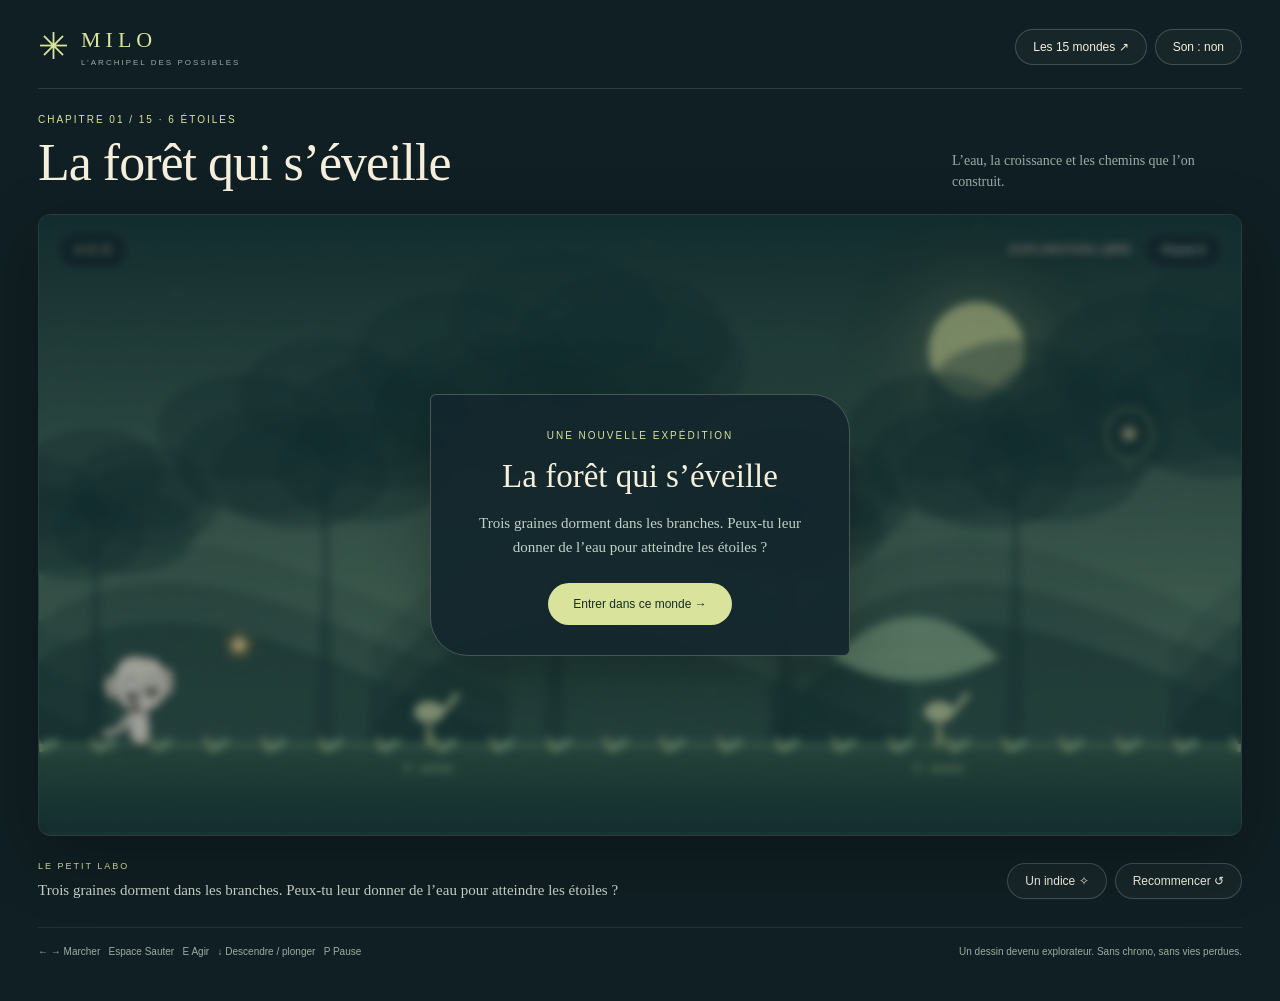
<file: index.html>
<!doctype html>
<html lang="fr">
  <head>
    <meta charset="utf-8">
    <meta name="viewport" content="width=device-width,initial-scale=1">
    <title>Milo — L’archipel des possibles</title>
    <link rel="stylesheet" href="/jardin-de-papier/style.css">
  </head>
  <body>
    <main>
      <header>
        <a class="logo" href="/">
          ✳
          <span>MILO<small>L’ARCHIPEL DES POSSIBLES</small></span>
        </a>
        <div class="header-actions">
          <button id="mapButton">Les 15 mondes ↗</button>
          <button id="sound">Son : non</button>
        </div>
      </header>

      <section class="heading">
        <div>
          <div class="eyebrow" id="chapter"></div>
          <h1 id="levelName"></h1>
        </div>
        <p id="concept"></p>
      </section>

      <section class="stage">
        <canvas id="game" width="1100" height="620" tabindex="0" aria-label="Déplace Milo avec les flèches. Espace pour sauter, E pour agir, flèche bas pour plonger dans l’eau."></canvas>
        <div class="hud">
          <span id="count">✦ 0 / 6</span>
          <span id="region"></span>
          <button id="pause">Pause Ⅱ</button>
        </div>
        <div id="prompt" class="prompt" hidden></div>
        <div class="progress"><i id="progress"></i></div>
        <div id="overlay" class="overlay">
          <article>
            <span class="eyebrow" id="overline">UNE NOUVELLE EXPÉDITION</span>
            <h2 id="title"></h2>
            <p id="message"></p>
            <button id="play" class="primary">Explorer →</button>
          </article>
        </div>
      </section>

      <div class="touch">
        <button data-key="left" aria-label="Gauche">←</button>
        <button data-key="right" aria-label="Droite">→</button>
        <button data-key="down" aria-label="Plonger">↓</button>
        <button id="actTouch">Agir ✋</button>
        <button data-key="jump">Sauter ↑</button>
      </div>

      <section class="under">
        <div class="observation">
          <span>LE PETIT LABO</span>
          <p id="hint" aria-live="polite"></p>
        </div>
        <div class="tools">
          <button id="clue">Un indice ✧</button>
          <button id="retry">Recommencer ↺</button>
        </div>
      </section>

      <footer>
        <span>← → Marcher &nbsp; Espace Sauter &nbsp; E Agir &nbsp; ↓ Descendre / plonger &nbsp; P Pause</span>
        <span>Un dessin devenu explorateur. Sans chrono, sans vies perdues.</span>
      </footer>
    </main>

    <dialog id="atlas">
      <div class="atlas-head">
        <div>
          <span class="eyebrow">LE CARNET D’EXPLORATION</span>
          <h2>Quinze mondes.<br>Quinze façons de s’émerveiller.</h2>
        </div>
        <button id="closeMap" aria-label="Fermer la carte">Fermer ×</button>
      </div>
      <div id="levelCards"></div>
    </dialog>

    <script src="/jardin-de-papier/levels.js"></script>
    <script src="/jardin-de-papier/game.js"></script>
    <script src="/jardin-de-papier/character.js"></script>
    <script src="/jardin-de-papier/render.js"></script>
  </body>
</html>
</file>
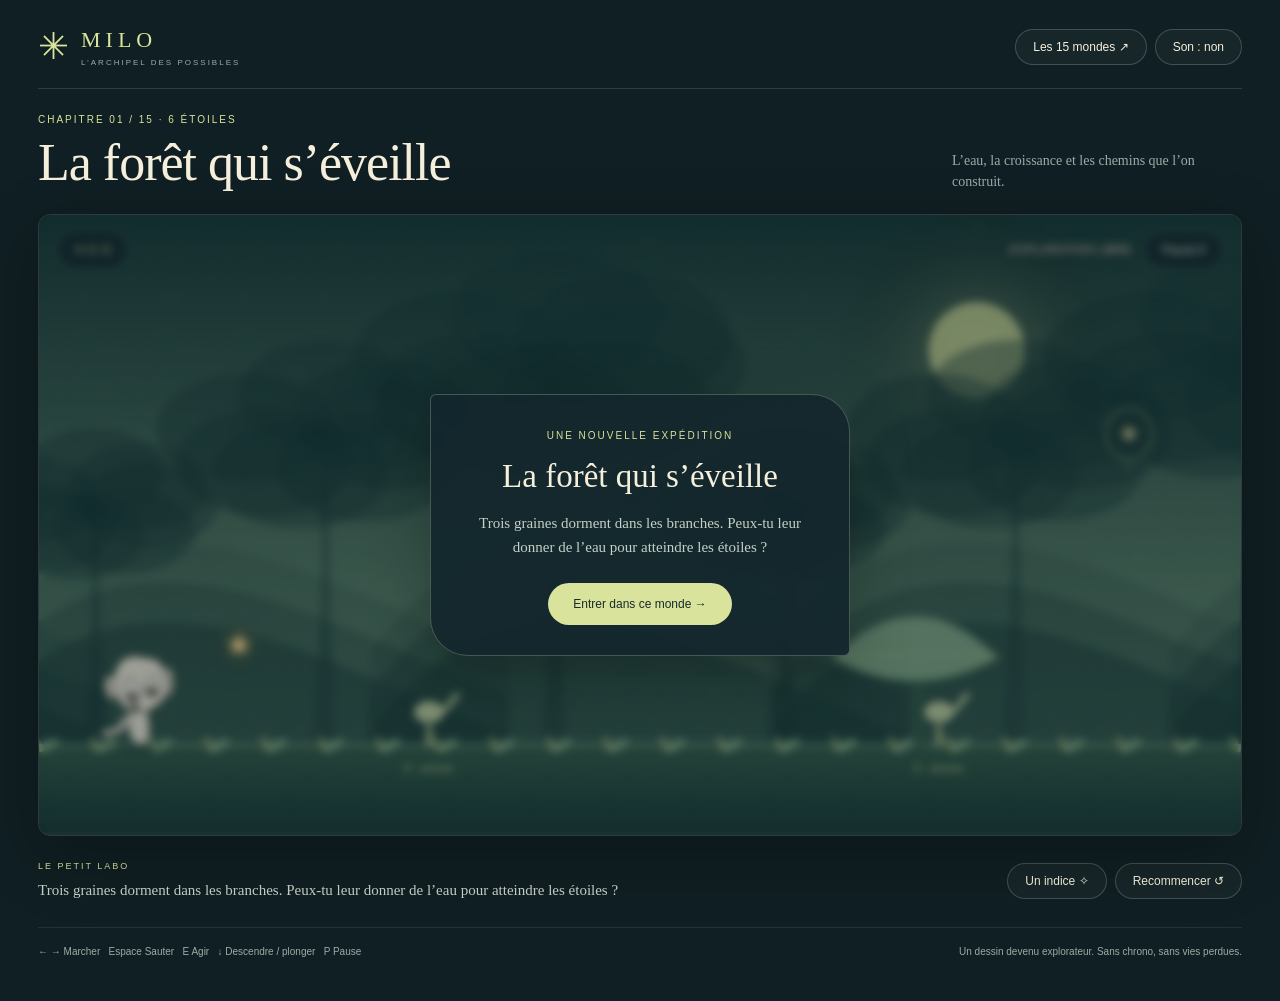
<file: jardin-de-papier/index.html>
<!doctype html><html lang="fr"><head><meta charset="utf-8"><meta name="viewport" content="width=device-width,initial-scale=1"><title>Milo — L’archipel des possibles</title><link rel="stylesheet" href="style.css"></head><body>
<main><header><a class="logo" href="./">✳ <span>MILO<small>L’ARCHIPEL DES POSSIBLES</small></span></a><div class="header-actions"><button id="mapButton">Les 15 mondes ↗</button><button id="sound">Son : non</button></div></header>
<section class="heading"><div><div class="eyebrow" id="chapter"></div><h1 id="levelName"></h1></div><p id="concept"></p></section>
<section class="stage"><canvas id="game" width="1100" height="620" tabindex="0" aria-label="Déplace Milo avec les flèches. Espace pour sauter, E pour agir, flèche bas pour plonger dans l’eau."></canvas><div class="hud"><span id="count">✦ 0 / 6</span><span id="region"></span><button id="pause">Pause Ⅱ</button></div><div id="prompt" class="prompt" hidden></div><div class="progress"><i id="progress"></i></div>
<div id="overlay" class="overlay"><article><span class="eyebrow" id="overline">UNE NOUVELLE EXPÉDITION</span><h2 id="title"></h2><p id="message"></p><button id="play" class="primary">Explorer →</button></article></div></section>
<div class="touch"><button data-key="left" aria-label="Gauche">←</button><button data-key="right" aria-label="Droite">→</button><button data-key="down" aria-label="Plonger">↓</button><button id="actTouch">Agir ✋</button><button data-key="jump">Sauter ↑</button></div>
<section class="under"><div class="observation"><span>LE PETIT LABO</span><p id="hint" aria-live="polite"></p></div><div class="tools"><button id="clue">Un indice ✧</button><button id="retry">Recommencer ↺</button></div></section><footer><span>← → Marcher &nbsp; Espace Sauter &nbsp; E Agir &nbsp; ↓ Descendre / plonger &nbsp; P Pause</span><span>Un dessin devenu explorateur. Sans chrono, sans vies perdues.</span></footer></main>
<dialog id="atlas"><div class="atlas-head"><div><span class="eyebrow">LE CARNET D’EXPLORATION</span><h2>Quinze mondes.<br>Quinze façons de s’émerveiller.</h2></div><button id="closeMap" aria-label="Fermer la carte">Fermer ×</button></div><div id="levelCards"></div></dialog>
<script src="levels.js"></script><script src="game.js"></script><script src="character.js"></script><script src="render.js"></script></body></html>
</file>
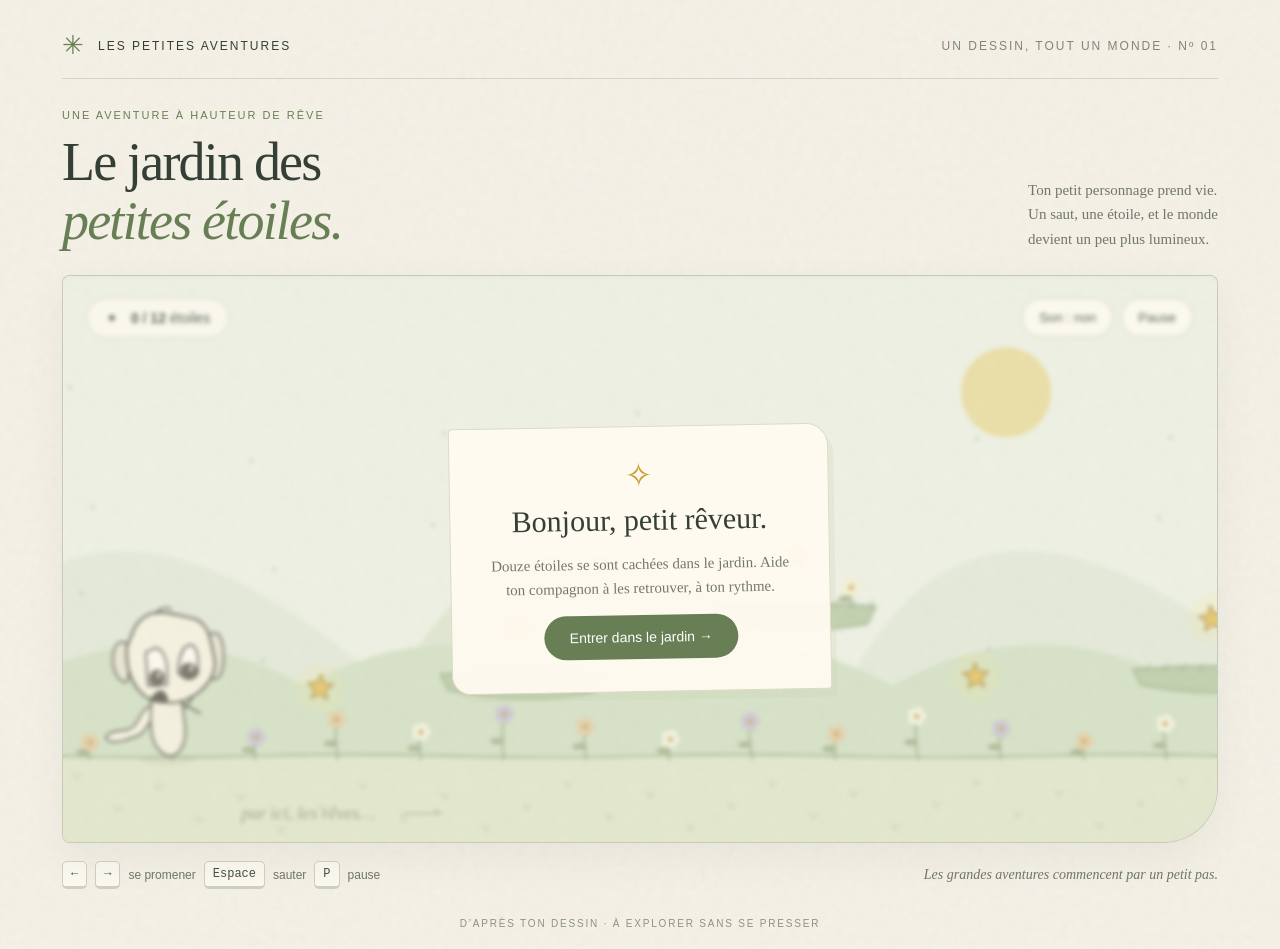
<file: jardin-de-papier/version-promenade.html>
<!doctype html>
<html lang="fr">
<head>
<meta charset="utf-8"><meta name="viewport" content="width=device-width,initial-scale=1,maximum-scale=1">
<title>Le jardin des petites étoiles</title>
<style>
:root{--ink:#343f36;--paper:#f5f1e6;--green:#687f55;--gold:#dfb344}*{box-sizing:border-box}body{margin:0;background:var(--paper);color:var(--ink);font-family:Georgia,serif;background-image:url("data:image/svg+xml,%3Csvg viewBox='0 0 180 180' xmlns='http://www.w3.org/2000/svg'%3E%3Cfilter id='n'%3E%3CfeTurbulence type='fractalNoise' baseFrequency='.7' numOctaves='3' stitchTiles='stitch'/%3E%3C/filter%3E%3Cpath fill='%23908b76' opacity='.065' filter='url(%23n)' d='M0 0h180v180H0z'/%3E%3C/svg%3E")}main{max-width:1240px;margin:auto;padding:30px 42px 20px}header{display:flex;justify-content:space-between;align-items:center;border-bottom:1px solid #343f3629;padding-bottom:17px;font:12px 'Trebuchet MS',sans-serif;letter-spacing:2px;text-transform:uppercase}.brand{display:flex;gap:12px;align-items:center}.brand span{font-size:26px;color:var(--green)}.edition{opacity:.6}.intro{display:flex;align-items:end;justify-content:space-between;padding:30px 0 23px;gap:20px}.eyebrow{font:11px 'Trebuchet MS',sans-serif;letter-spacing:2px;text-transform:uppercase;color:var(--green)}h1{font-size:clamp(30px,4.3vw,54px);font-weight:400;letter-spacing:-1.8px;line-height:1.1;margin:12px 0 0}h1 em{color:var(--green)}.intro p{font-size:15px;line-height:1.65;max-width:265px;margin:0;color:#72776b}.stage{position:relative;overflow:hidden;border:1px solid #89957c66;border-radius:8px 8px 55px 8px;background:#eeefdf;box-shadow:0 15px 40px #424b3510}canvas{width:100%;height:auto;aspect-ratio:1100/540;display:block;touch-action:none}.hud{position:absolute;top:22px;left:24px;right:24px;display:flex;justify-content:space-between;align-items:center;pointer-events:none}.counter{background:#fffaf0e6;border:1px solid #d7d7bb;border-radius:30px;padding:11px 18px;font:14px 'Trebuchet MS',sans-serif}.counter b{margin-left:9px}.buttons{display:flex;gap:8px;pointer-events:auto}button{font-family:'Trebuchet MS',sans-serif;cursor:pointer;color:var(--ink);background:#fffaf0;border:1px solid #ccd0b9;border-radius:25px;padding:11px 16px;transition:transform .15s,background .15s}button:hover{background:#e8eacb;transform:translateY(-2px)}button:focus-visible{outline:3px solid var(--gold);outline-offset:3px}.veil{position:absolute;inset:0;display:flex;align-items:center;justify-content:center;background:#edf0e43b;backdrop-filter:blur(2px)}.veil[hidden]{display:none}.card{text-align:center;background:#fffaf0f5;border:1px solid #dadcc3;padding:29px 38px 32px;max-width:380px;box-shadow:5px 8px 0 #c9d1b33b;transform:rotate(-1deg);border-radius:4px 22px 4px 19px}.card h2{font-weight:400;font-size:30px;margin:8px 0 13px}.card p{font-size:15px;line-height:1.6;color:#737968}.card button{background:var(--green);color:white;border:0;padding:14px 25px;font-size:14px}.staricon{font-size:33px;color:#c89d31}.bottom{display:flex;justify-content:space-between;align-items:center;margin-top:18px;font:12px 'Trebuchet MS',sans-serif;color:#72776b;gap:16px}.keys{display:flex;align-items:center;gap:8px}kbd{background:#faf8ef;border:1px solid #ced0c0;border-bottom:3px solid #ced0c0;padding:5px 8px;border-radius:5px;color:#45513e}.note{font-family:Georgia,serif;font-style:italic;font-size:14px}.touch{display:none;justify-content:space-between;padding:12px 0}.touch button{min-width:64px;min-height:52px;font-size:21px;touch-action:none;user-select:none}.touch .dir{display:flex;gap:10px}footer{margin-top:29px;font:10px 'Trebuchet MS',sans-serif;letter-spacing:1.8px;text-transform:uppercase;color:#8d9282;text-align:center}@media(max-width:700px){main{padding:18px 16px}.edition{display:none}.intro{display:block;padding:24px 0 20px}.intro p{margin-top:14px;max-width:none;font-size:13px}h1{letter-spacing:-1px}.stage{border-radius:7px 7px 28px 7px}canvas{aspect-ratio:700/620}.hud{top:12px;left:12px;right:12px}.counter{padding:9px 12px;font-size:12px}.buttons button{padding:8px 11px;font-size:12px}.card{max-width:290px;padding:18px 24px}.card h2{font-size:25px}.touch{display:flex}.bottom{display:block}.keys{display:none}.note{display:block;text-align:center}.brand{font-size:10px}footer{margin-top:18px}}@media(pointer:coarse){.touch{display:flex}}
</style>
</head>
<body><main>
<header><div class="brand"><span>✳</span> Les petites aventures</div><div class="edition">Un dessin, tout un monde · Nº 01</div></header>
<section class="intro"><div><div class="eyebrow">Une aventure à hauteur de rêve</div><h1>Le jardin des<br><em>petites étoiles.</em></h1></div><p>Ton petit personnage prend vie.<br>Un saut, une étoile, et le monde<br>devient un peu plus lumineux.</p></section>
<div class="stage"><canvas id="game" width="1100" height="540" tabindex="0" aria-label="Jeu de plateforme : utilise les flèches pour marcher et Espace pour sauter. Ramasse les 12 étoiles."></canvas>
<div class="hud"><div class="counter">✦ <b id="count" aria-live="polite">0 / 12</b> étoiles</div><div class="buttons"><button id="sound" aria-label="Activer le son">Son : non</button><button id="pause" aria-label="Mettre en pause">Pause</button></div></div>
<div class="veil" id="overlay"><div class="card"><div class="staricon">✧</div><h2 id="title">Bonjour, petit rêveur.</h2><p id="message">Douze étoiles se sont cachées dans le jardin. Aide ton compagnon à les retrouver, à ton rythme.</p><button id="play">Entrer dans le jardin →</button></div></div></div>
<div class="touch"><div class="dir"><button data-key="left" aria-label="Aller à gauche">←</button><button data-key="right" aria-label="Aller à droite">→</button></div><button data-key="jump" aria-label="Sauter">Sauter ↑</button></div>
<div class="bottom"><div class="keys"><kbd>←</kbd><kbd>→</kbd><span>se promener</span><kbd>Espace</kbd><span>sauter</span><kbd>P</kbd><span>pause</span></div><span class="note" id="hint">Les grandes aventures commencent par un petit pas.</span></div>
<footer>D’après ton dessin · À explorer sans se presser</footer>
</main>
<script>
'use strict';
const canvas=document.getElementById('game'),ctx=canvas.getContext('2d');
const $=id=>document.getElementById(id);let W=1100;const H=540,ground=458,world=3100;
function resize(){W=Math.max(600,Math.min(1100,canvas.parentElement.clientWidth));canvas.width=W;canvas.style.aspectRatio=W+'/'+H}resize();window.addEventListener('resize',resize);
let mode='intro',last=0,time=0,camera=0,collected=0,sound=false,audio=null;
const keys={left:false,right:false};let jumpQueued=false;
const player={x:100,y:ground,vx:0,vy:0,onGround:true,face:1};
const platforms=[{x:360,y:380,w:155},{x:620,y:315,w:155},{x:1020,y:375,w:170},{x:1320,y:305,w:170},{x:1780,y:380,w:170},{x:2010,y:312,w:160},{x:2400,y:370,w:170},{x:2680,y:310,w:170}];
const starData=[[245,388],[435,335],[700,270],[870,387],[1095,330],[1400,260],[1580,383],[1860,335],[2090,267],[2290,380],[2480,325],[2760,265]];
let stars=starData.map(([x,y],i)=>({x,y,i,got:false})),particles=[];
function path(points,fill,stroke='#4d4b40',width=2){ctx.beginPath();points(ctx);if(fill){ctx.fillStyle=fill;ctx.fill()}if(stroke){ctx.strokeStyle=stroke;ctx.lineWidth=width;ctx.lineCap='round';ctx.lineJoin='round';ctx.stroke()}}
function ellipse(x,y,rx,ry,fill,stroke){path(c=>c.ellipse(x,y,rx,ry,0,0,Math.PI*2),fill,stroke)}
function star(x,y,r,fill){path(c=>{for(let i=0;i<10;i++){const a=i*Math.PI/5-Math.PI/2,rr=i%2?r*.45:r;const xx=x+Math.cos(a)*rr,yy=y+Math.sin(a)*rr;i?c.lineTo(xx,yy):c.moveTo(xx,yy)}c.closePath()},fill,'#a98c39',1.4)}
function character(x,y,s=1){const walk=Math.sin(time*12)*Math.min(1,Math.abs(player.vx)/100),bob=player.onGround?Math.abs(walk)*3:0;ctx.save();ctx.translate(x,y-bob);ctx.scale(s*player.face,s);ctx.rotate(player.onGround?walk*.025:player.vy*.00008);
// Retraced from the supplied drawing: long body, curled tail, huge uneven eyes and floppy ears.
path(c=>{c.moveTo(-10,-58);c.bezierCurveTo(-38,-61,-27,-29,-54,-29);c.bezierCurveTo(-83,-27,-72,-8,-42,-21);c.bezierCurveTo(-21,-25,-26,-42,-13,-43)},'#f6f1df');
path(c=>{c.moveTo(-13,-94);c.bezierCurveTo(-21,-65,-24,-22,-11,-8);c.bezierCurveTo(5,10,21,-6,20,-32);c.lineTo(12,-96);c.closePath()},'#f4efdd');
path(c=>{c.moveTo(14,-62);c.lineTo(37,-49-walk*5);c.moveTo(20,-55);c.lineTo(31,-72-walk*5)},null);
ctx.save();ctx.translate(0,-105);ctx.rotate(Math.sin(time*2.5)*.04);
path(c=>{c.moveTo(-47,-22);c.bezierCurveTo(-69,-35,-69,19,-48,22);c.bezierCurveTo(-40,20,-48,-9,-47,-22)},'#e6e1ce');
path(c=>{c.moveTo(44,-34);c.bezierCurveTo(65,-57,69,9,57,13);c.bezierCurveTo(46,22,48,-8,44,-34)},'#e6e1ce');
path(c=>{c.moveTo(-48,-19);c.lineTo(-39,-43);c.bezierCurveTo(-22,-69,1,-58,23,-55);c.bezierCurveTo(43,-53,47,-36,52,-13);c.bezierCurveTo(63,17,23,48,0,43);c.bezierCurveTo(-24,46,-49,24,-48,-19)},'#f7f1de','#4d4b40',2.5);
const blink=Math.sin(time*.85)>.994;ctx.save();ctx.translate(0,0);if(blink){path(c=>{c.moveTo(-23,6);c.lineTo(-6,8);c.moveTo(14,0);c.lineTo(33,0)},null,undefined,3)}else{
path(c=>{c.moveTo(-26,-13);c.lineTo(-15,-19);c.quadraticCurveTo(1,-16,0,23);c.lineTo(-22,25);c.closePath()},'#fffaf0');
path(c=>{c.moveTo(12,9);c.bezierCurveTo(12,-29,31,-32,34,-10);c.lineTo(35,8);c.quadraticCurveTo(27,23,12,9)},'#fffaf0');
ellipse(-12,16,9,10,'#504e43',null);ellipse(24,6,10,9,'#504e43',null);ellipse(-10,12,2,3,'#fff9e7',null);ellipse(27,3,2,3,'#fff9e7',null);
for(let i=0;i<4;i++){path(c=>{c.moveTo(-20+i*4,9);c.lineTo(-19+i*4,23);c.moveTo(16+i*4,1);c.lineTo(17+i*4,13)},null,'#f0e8d450',1)}}ctx.restore();
path(c=>{c.moveTo(-19,42);c.quadraticCurveTo(-5,20,1,41);c.closePath()},'#514d40');path(c=>{c.moveTo(-16,-58);c.quadraticCurveTo(-10,-68,1,-65)},null);ctx.restore();ctx.restore()}
function tone(freq,duration=.12){if(!sound)return;try{audio??=new(window.AudioContext||window.webkitAudioContext)();audio.resume();let o=audio.createOscillator(),g=audio.createGain();o.type='sine';o.frequency.setValueAtTime(freq,audio.currentTime);g.gain.setValueAtTime(.08,audio.currentTime);g.gain.exponentialRampToValueAtTime(.001,audio.currentTime+duration);o.connect(g).connect(audio.destination);o.start();o.stop(audio.currentTime+duration)}catch{}}
function reset(){Object.assign(player,{x:100,y:ground,vx:0,vy:0,onGround:true,face:1});stars.forEach(s=>s.got=false);collected=0;particles=[];camera=0;$('count').textContent='0 / 12';$('hint').textContent='Les grandes aventures commencent par un petit pas.'}
function start(){if(mode==='won')reset();mode='playing';$('overlay').hidden=true;$('pause').textContent='Pause';canvas.focus()}
function pause(){if(mode==='playing'){mode='paused';$('title').textContent='Une petite respiration.';$('message').textContent='Le jardin t’attend. Reprends la promenade quand tu veux.';$('play').textContent='Continuer →';$('overlay').hidden=false;$('pause').textContent='Reprendre'}else if(mode==='paused')start()}
$('play').onclick=start;$('pause').onclick=pause;$('sound').onclick=()=>{sound=!sound;$('sound').textContent='Son : '+(sound?'oui':'non');$('sound').setAttribute('aria-label',sound?'Désactiver le son':'Activer le son');tone(660)};
function input(e,down){if(['ArrowLeft','ArrowRight','ArrowUp','Space','KeyA','KeyD','KeyW','KeyQ','KeyZ','KeyP'].includes(e.code)&&e.target.tagName!=='BUTTON'){e.preventDefault();if(['ArrowLeft','KeyA','KeyQ'].includes(e.code))keys.left=down;if(['ArrowRight','KeyD'].includes(e.code))keys.right=down;if(down&&!e.repeat&&['ArrowUp','Space','KeyW','KeyZ'].includes(e.code))jumpQueued=true;if(down&&!e.repeat&&e.code==='KeyP')pause()}}
window.addEventListener('keydown',e=>input(e,true));window.addEventListener('keyup',e=>input(e,false));window.addEventListener('blur',()=>{keys.left=keys.right=false;jumpQueued=false;if(mode==='playing')pause()});document.querySelectorAll('[data-key]').forEach(b=>{const key=b.dataset.key;b.addEventListener('pointerdown',e=>{e.preventDefault();b.setPointerCapture(e.pointerId);if(key==='jump')jumpQueued=true;else keys[key]=true});for(const ev of ['pointerup','pointercancel','lostpointercapture'])b.addEventListener(ev,()=>{if(key!=='jump')keys[key]=false})});
function update(dt){time+=dt;if(mode!=='playing'){jumpQueued=false;return}player.vx=((keys.right?1:0)-(keys.left?1:0))*245;if(player.vx)player.face=Math.sign(player.vx);if(jumpQueued&&player.onGround){player.vy=-575;player.onGround=false;tone(320,.08)}jumpQueued=false;const old=player.y;player.vy+=1400*dt;player.y+=player.vy*dt;player.x=Math.max(48,Math.min(world-50,player.x+player.vx*dt));player.onGround=false;if(player.vy>=0){let floor=ground;for(const p of platforms)if(player.x+13>p.x&&player.x-13<p.x+p.w&&old<=p.y+1&&player.y>=p.y)floor=Math.min(floor,p.y);if(player.y>=floor){player.y=floor;player.vy=0;player.onGround=true}}
for(const s of stars)if(!s.got&&Math.abs(player.x-s.x)<43&&s.y>player.y-145&&s.y<player.y+12){s.got=true;collected++;$('count').textContent=collected+' / 12';tone(450+collected*55,.25);for(let i=0;i<18;i++)particles.push({x:s.x,y:s.y,vx:(Math.random()-.5)*180,vy:(Math.random()-.7)*170,life:1});if(collected===6)$('hint').textContent='Déjà six petits soleils dans ta poche.';if(collected===12){mode='won';$('title').textContent='Tu as éclairé le jardin.';$('message').textContent='Douze étoiles, et un petit dessin devenu un grand aventurier. Merci pour cette promenade.';$('play').textContent='Une autre promenade →';$('overlay').hidden=false;keys.left=keys.right=false}}
for(const p of particles){p.x+=p.vx*dt;p.y+=p.vy*dt;p.vy+=90*dt;p.life-=dt}particles=particles.filter(p=>p.life>0);camera+=(Math.max(0,Math.min(world-W,player.x-W*.36))-camera)*Math.min(1,dt*5)}
function flower(x,y,size,color){ctx.save();ctx.translate(x,y);ctx.rotate(Math.sin(time*1.7+x)*.055);path(c=>{c.moveTo(0,0);c.quadraticCurveTo(-3,-size*.6,0,-size)},null,'#8b9b72',1.5);ellipse(-6,-size*.4,7,3,'#a0ad87',null);for(let k=0;k<5;k++){let a=k*6.283/5;ellipse(Math.cos(a)*5,-size+Math.sin(a)*5,4,4,color,null)}ellipse(0,-size,2.6,2.6,'#c0a65d',null);ctx.restore()}
function draw(){ctx.clearRect(0,0,W,H);ctx.fillStyle='#edf0e1';ctx.fillRect(0,0,W,H);
// Pencil-like landscape, with slow parallax and tiny drifting seeds.
ellipse(899-camera*.08,111,43,43,'#e9d997',null);for(let i=0;i<4;i++){let x=i*430-120-camera*.16;path(c=>{c.moveTo(x,407);c.bezierCurveTo(x+90,210,x+240,218,x+450,410);c.closePath()},i%2?'#dce3cd':'#e1e7d6',null)}for(let i=0;i<7;i++){let x=i*280-camera*.34;path(c=>{c.moveTo(x-150,470);c.bezierCurveTo(x,318,x+170,307,x+330,470);c.closePath()},'#d0ddbf',null)}
for(let i=0;i<19;i++){let x=((i*173+time*9-camera*.13)%1200+1200)%1200;let y=100+(i*67)%275+Math.sin(time+i)*9;ctx.globalAlpha=.35;ellipse(x,y,2,2,'#879975',null);ctx.globalAlpha=1}
ctx.save();ctx.translate(-camera,0);ctx.fillStyle='#e0e4c6';ctx.fillRect(0,ground,world,H-ground);path(c=>{c.moveTo(0,ground);for(let x=0;x<world;x+=20)c.lineTo(x,ground+Math.sin(x*.017)*1.4)},null,'#899b6c',1.4);
for(let i=0;i<90;i++){let x=i*39+13,y=ground+22+(i*31)%52;path(c=>{c.moveTo(x,y);c.lineTo(x-3,y-6);c.moveTo(x,y);c.lineTo(x+4,y-5)},null,'#b3c098',1)}
for(let i=0;i<42;i++)flower(i*79+25,ground+3,16+(i*17)%29,['#e4c89d','#f7f3df','#c6bdd1'][i%3]);
for(const p of platforms){path(c=>{c.moveTo(p.x,p.y);c.quadraticCurveTo(p.x+p.w*.5,p.y-6,p.x+p.w,p.y);c.lineTo(p.x+p.w-8,p.y+17);c.quadraticCurveTo(p.x+p.w*.5,p.y+30,p.x+7,p.y+15);c.closePath()},'#b6c7a0','#92a47c',1.4);for(let i=12;i<p.w;i+=17){path(c=>{c.moveTo(p.x+i,p.y+2);c.lineTo(p.x+i+4,p.y-5)},null,'#829969',1)}flower(p.x+p.w-23,p.y,18,'#f8edcc')}
ctx.fillStyle='#89946f';ctx.font='italic 17px Georgia';ctx.fillText('par ici, les rêves…',170,ground+60);path(c=>{c.moveTo(325,ground+55);c.lineTo(360,ground+55);c.lineTo(354,ground+51)},null,'#89946f',1);
for(const s of stars)if(!s.got){const y=s.y+Math.sin(time*2.3+s.i)*5;ellipse(s.x,y,23,23,'#f4df8930',null);ctx.save();ctx.translate(s.x,y);ctx.rotate(Math.sin(time+s.i)*.12);star(0,0,13,'#e4bd58');ctx.restore()}
ellipse(player.x,player.y+3,27,5,'#53643d19',null);character(player.x,player.y,.83);for(const p of particles){ctx.globalAlpha=Math.max(0,p.life);ellipse(p.x,p.y,3,3,'#d6ab43',null)}ctx.globalAlpha=1;
// A paper flag at the end of the garden.
path(c=>{c.moveTo(2950,ground);c.lineTo(2950,315)},null,'#899370',2);path(c=>{c.moveTo(2950,315);c.lineTo(3012,326);c.lineTo(2950,345);c.closePath()},'#e5c777',null);ctx.restore();
// Very subtle grain, generated once and reused.
ctx.globalAlpha=.035;ctx.fillStyle=grain;ctx.fillRect(0,0,W,H);ctx.globalAlpha=1}
const tile=document.createElement('canvas');tile.width=tile.height=100;const tc=tile.getContext('2d');for(let i=0;i<1800;i++){tc.fillStyle=Math.random()>.5?'#342a15':'#ffffff';tc.fillRect(Math.random()*100,Math.random()*100,1,1)}const grain=ctx.createPattern(tile,'repeat');
function frame(t){const dt=Math.min((t-last)/1000||0,.033);last=t;update(dt);draw();requestAnimationFrame(frame)}requestAnimationFrame(frame);
</script></body></html>
</file>
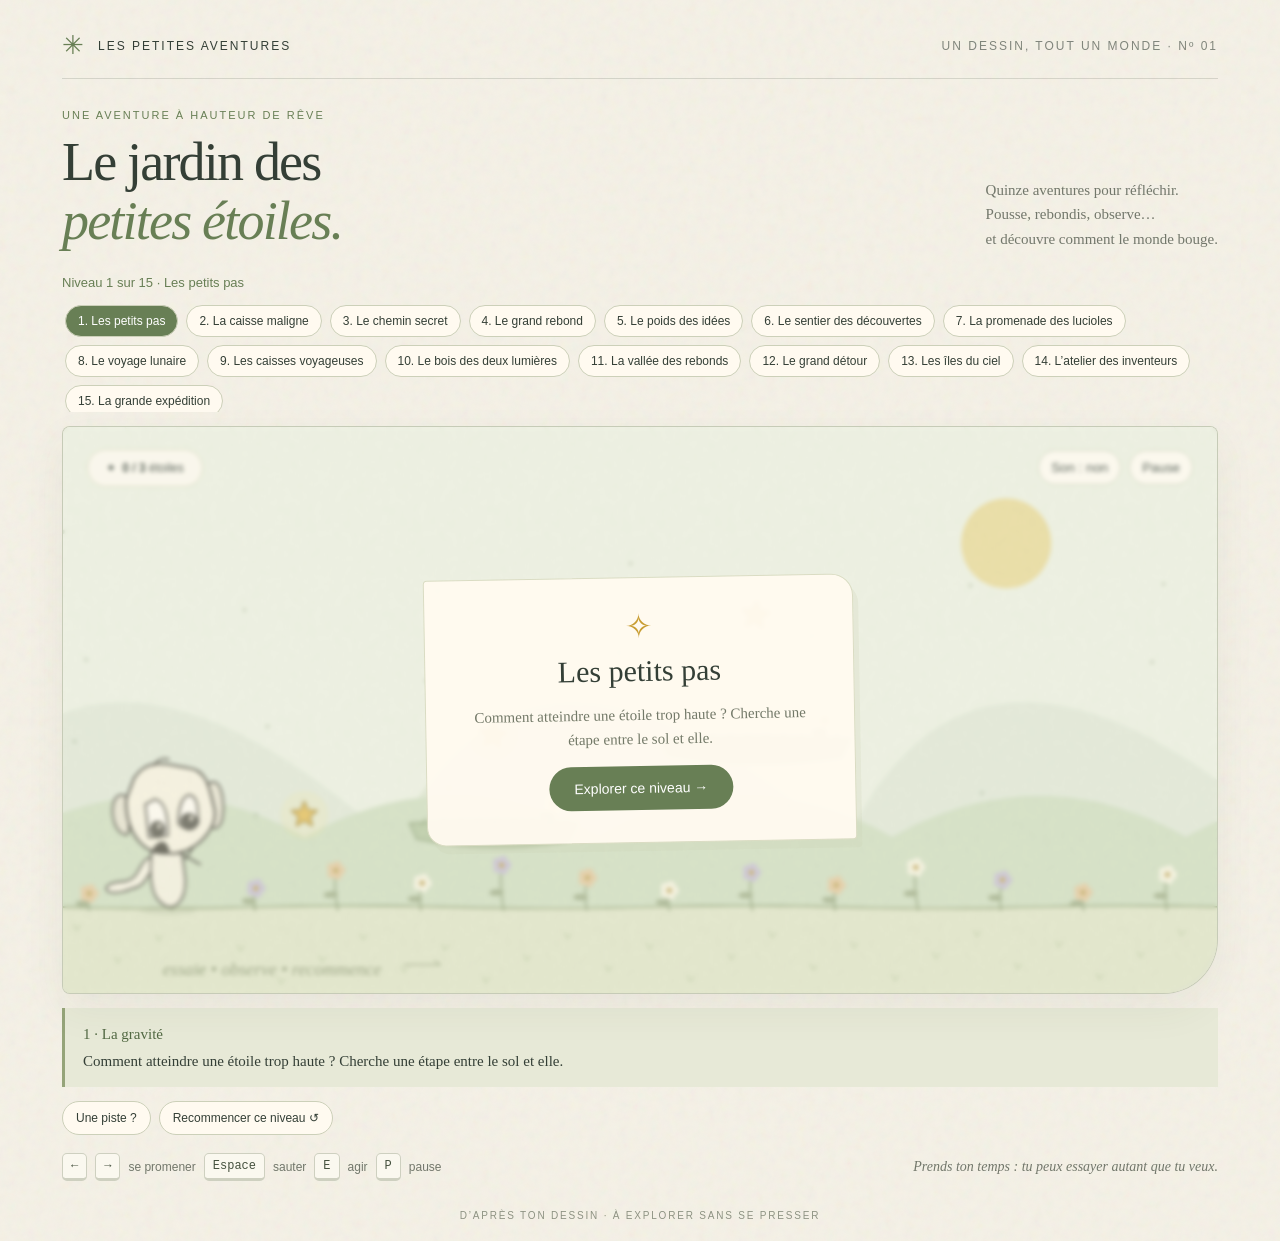
<file: jardin-de-papier/archive/ancienne-version.html>
<!doctype html>
<html lang="fr">
<head>
<meta charset="utf-8"><meta name="viewport" content="width=device-width,initial-scale=1,maximum-scale=1">
<title>Le jardin des petites étoiles</title>
<style>
:root{--ink:#343f36;--paper:#f5f1e6;--green:#687f55;--gold:#dfb344}*{box-sizing:border-box}body{margin:0;background:var(--paper);color:var(--ink);font-family:Georgia,serif;background-image:url("data:image/svg+xml,%3Csvg viewBox='0 0 180 180' xmlns='http://www.w3.org/2000/svg'%3E%3Cfilter id='n'%3E%3CfeTurbulence type='fractalNoise' baseFrequency='.7' numOctaves='3' stitchTiles='stitch'/%3E%3C/filter%3E%3Cpath fill='%23908b76' opacity='.065' filter='url(%23n)' d='M0 0h180v180H0z'/%3E%3C/svg%3E")}main{max-width:1240px;margin:auto;padding:30px 42px 20px}header{display:flex;justify-content:space-between;align-items:center;border-bottom:1px solid #343f3629;padding-bottom:17px;font:12px 'Trebuchet MS',sans-serif;letter-spacing:2px;text-transform:uppercase}.brand{display:flex;gap:12px;align-items:center}.brand span{font-size:26px;color:var(--green)}.edition{opacity:.6}.intro{display:flex;align-items:end;justify-content:space-between;padding:30px 0 23px;gap:20px}.eyebrow{font:11px 'Trebuchet MS',sans-serif;letter-spacing:2px;text-transform:uppercase;color:var(--green)}h1{font-size:clamp(30px,4.3vw,54px);font-weight:400;letter-spacing:-1.8px;line-height:1.1;margin:12px 0 0}h1 em{color:var(--green)}.intro p{font-size:15px;line-height:1.65;max-width:265px;margin:0;color:#72776b}.stage{position:relative;overflow:hidden;border:1px solid #89957c66;border-radius:8px 8px 55px 8px;background:#eeefdf;box-shadow:0 15px 40px #424b3510}canvas{width:100%;height:auto;aspect-ratio:1100/540;display:block;touch-action:none}.hud{position:absolute;top:22px;left:24px;right:24px;display:flex;justify-content:space-between;align-items:center;pointer-events:none}.counter{background:#fffaf0e6;border:1px solid #d7d7bb;border-radius:30px;padding:11px 18px;font:14px 'Trebuchet MS',sans-serif}.counter b{margin-left:9px}.buttons{display:flex;gap:8px;pointer-events:auto}button{font-family:'Trebuchet MS',sans-serif;cursor:pointer;color:var(--ink);background:#fffaf0;border:1px solid #ccd0b9;border-radius:25px;padding:11px 16px;transition:transform .15s,background .15s}button:hover{background:#e8eacb;transform:translateY(-2px)}button:focus-visible{outline:3px solid var(--gold);outline-offset:3px}.veil{position:absolute;inset:0;display:flex;align-items:center;justify-content:center;background:#edf0e43b;backdrop-filter:blur(2px)}.veil[hidden]{display:none}.card{text-align:center;background:#fffaf0f5;border:1px solid #dadcc3;padding:29px 38px 32px;max-width:380px;box-shadow:5px 8px 0 #c9d1b33b;transform:rotate(-1deg);border-radius:4px 22px 4px 19px}.card h2{font-weight:400;font-size:30px;margin:8px 0 13px}.card p{font-size:15px;line-height:1.6;color:#737968}.card button{background:var(--green);color:white;border:0;padding:14px 25px;font-size:14px}.staricon{font-size:33px;color:#c89d31}.bottom{display:flex;justify-content:space-between;align-items:center;margin-top:18px;font:12px 'Trebuchet MS',sans-serif;color:#72776b;gap:16px}.keys{display:flex;align-items:center;gap:8px}kbd{background:#faf8ef;border:1px solid #ced0c0;border-bottom:3px solid #ced0c0;padding:5px 8px;border-radius:5px;color:#45513e}.note{font-family:Georgia,serif;font-style:italic;font-size:14px}.touch{display:none;justify-content:space-between;padding:12px 0}.touch button{min-width:64px;min-height:52px;font-size:21px;touch-action:none;user-select:none}.touch .dir{display:flex;gap:10px}footer{margin-top:29px;font:10px 'Trebuchet MS',sans-serif;letter-spacing:1.8px;text-transform:uppercase;color:#8d9282;text-align:center}@media(max-width:700px){main{padding:18px 16px}.edition{display:none}.intro{display:block;padding:24px 0 20px}.intro p{margin-top:14px;max-width:none;font-size:13px}h1{letter-spacing:-1px}.stage{border-radius:7px 7px 28px 7px}canvas{aspect-ratio:700/620}.hud{top:12px;left:12px;right:12px}.counter{padding:9px 12px;font-size:12px}.buttons button{padding:8px 11px;font-size:12px}.card{max-width:290px;padding:18px 24px}.card h2{font-size:25px}.touch{display:flex}.bottom{display:block}.keys{display:none}.note{display:block;text-align:center}.brand{font-size:10px}footer{margin-top:18px}}@media(pointer:coarse){.touch{display:flex}}

.lessonbar{display:flex;gap:8px;flex-wrap:wrap;align-items:center;margin:0 0 14px}.lessonbar button{padding:8px 12px;font-size:12px}.lessonbar button.active{background:#687f55;color:white}.discovery{padding:15px 18px;background:#e7e9d7;border-left:3px solid #95a479;margin:14px 0;font-size:15px;line-height:1.5}.discovery strong{display:block;margin-bottom:4px;font-weight:400;color:#526943}.tools{display:flex;gap:8px;flex-wrap:wrap;margin:12px 0}.tools button{font-size:12px;padding:9px 13px}.card{max-width:430px}.intro p{max-width:300px}.hud .buttons button{padding:9px 12px}@media(max-width:700px){.card{max-width:310px;padding:15px 20px}.card p{font-size:13px}.card h2{font-size:23px}.touch button{min-width:50px;padding:9px 12px}.discovery{font-size:13px}.lessonbar button{font-size:11px;padding:7px 9px}}
.journey{font:13px "Trebuchet MS",sans-serif;margin-bottom:12px;color:#687f55}.lessonbar{max-height:110px;overflow:auto;padding:3px}.lessonbar button{flex-shrink:0}.counter{font-size:12px}.counter b{margin-left:3px}
</style>
</head>
<body><main>
<header><div class="brand"><span>✳</span> Les petites aventures</div><div class="edition">Un dessin, tout un monde · Nº 01</div></header>
<section class="intro"><div><div class="eyebrow">Une aventure à hauteur de rêve</div><h1>Le jardin des<br><em>petites étoiles.</em></h1></div><p>Quinze aventures pour réfléchir.<br>Pousse, rebondis, observe…<br>et découvre comment le monde bouge.</p></section>
<div class="journey" id="journey" aria-live="polite"></div><nav class="lessonbar" id="levels" aria-label="Choisir un niveau"></nav><div class="stage"><canvas id="game" width="1100" height="540" tabindex="0" aria-label="Jeu de plateforme : utilise les flèches pour marcher et Espace pour sauter. Ramasse les étoiles. E pour actionner un levier à proximité."></canvas>
<div class="hud"><div class="counter">✦ <b id="count" aria-live="polite">0 / 3</b> étoiles</div><div class="buttons"><button id="sound" aria-label="Activer le son">Son : non</button><button id="pause" aria-label="Mettre en pause">Pause</button></div></div>
<div class="veil" id="overlay"><div class="card"><div class="staricon">✧</div><h2 id="title">Bonjour, petit rêveur.</h2><p id="message">Douze étoiles se sont cachées dans le jardin. Aide ton compagnon à les retrouver, à ton rythme.</p><button id="play">Entrer dans le jardin →</button></div></div></div>
<div class="touch"><div class="dir"><button data-key="left" aria-label="Aller à gauche">←</button><button data-key="right" aria-label="Aller à droite">→</button></div><button id="interactTouch" aria-label="Actionner le levier">Agir ✋</button><button data-key="jump" aria-label="Sauter">Sauter ↑</button></div>
<div class="discovery"><strong id="lessonTitle"></strong><span id="question"></span></div><div class="tools"><button id="clue">Une piste ?</button><button id="retry">Recommencer ce niveau ↺</button></div><div class="bottom"><div class="keys"><kbd>←</kbd><kbd>→</kbd><span>se promener</span><kbd>Espace</kbd><span>sauter</span><kbd>E</kbd><span>agir</span><kbd>P</kbd><span>pause</span></div><span class="note" id="hint">Les grandes aventures commencent par un petit pas.</span></div>
<footer>D’après ton dessin · À explorer sans se presser</footer>
</main>
<script>
'use strict';
const canvas=document.getElementById('game'),ctx=canvas.getContext('2d');
const $=id=>document.getElementById(id);let W=1100;const H=540,ground=458,world=1200;
function resize(){W=Math.max(600,Math.min(1100,canvas.parentElement.clientWidth));canvas.width=W;canvas.style.aspectRatio=W+'/'+H}resize();window.addEventListener('resize',resize);
let mode='intro',last=0,time=0,camera=0,collected=0,sound=false,audio=null;
const keys={left:false,right:false};let jumpQueued=false;
const player={x:100,y:ground,vx:0,vy:0,onGround:true,face:1};
const levels=[
 {name:'Les petits pas',topic:'1 · La gravité',question:'Comment atteindre une étoile trop haute ? Cherche une étape entre le sol et elle.',hint:'Saute sur la première île, puis sur la seconde. Tu peux changer de direction en plein saut.',discovery:'Après chaque saut, la gravité te ramène vers le sol. Partir de plus haut permet d’atteindre plus haut !',platforms:[{x:330,y:378,w:160},{x:570,y:298,w:180}],stars:[[230,370],[410,290],[660,175]]},
 {name:'La caisse maligne',topic:'2 · Pousser et prendre appui',question:'Cette caisse pourrait-elle t’aider à atteindre l’étoile tout là-haut ?',hint:'Pousse la caisse jusqu’au repère en pointillés, sous l’étoile. Saute dessus, puis saute encore.',discovery:'Ta poussée déplace la caisse. Elle s’arrête quand tu ne pousses plus : c’est notre modèle simplifié du frottement. Elle devient aussi un appui plus haut.',platforms:[],box:260,target:700,stars:[[160,370],[475,365],[700,160]]},
 {name:'Le chemin secret',topic:'3 · Une action, un effet',question:'Le levier est relié aux îles. Que se passe-t-il si tu l’actionnes ?',hint:'Approche du levier puis appuie sur E ou Agir. Les îles apparaissent : monte de l’une à l’autre.',discovery:'Le levier change l’état du passage. Tu as trouvé une relation de cause à effet : une action ici transforme le chemin plus loin.',platforms:[],switchX:260,stars:[[160,370],[510,250],[700,130]]},
 {name:'Le grand rebond',topic:'4 · L’élasticité',question:'Le petit ressort se comprime puis te repousse. Jusqu’où peux-tu rebondir ?',hint:'Saute sur le trampoline. Quand il te renvoie en l’air, va vers la droite pour attraper l’étoile haute.',discovery:'Le ressort se déforme, stocke de l’énergie, puis en restitue en te repoussant. Dans ce jeu, le rebond est amplifié pour explorer facilement.',platforms:[],spring:{x:470,w:140,y:440},stars:[[200,370],[530,235],[650,110]]},
 {name:'Le poids des idées',topic:'5 · Prévoir une suite d’actions',question:'La dalle monte l’ascenseur seulement quand elle reste enfoncée. Comment la quitter sans tout arrêter ?',hint:'Pousse la caisse sur la dalle ronde. Laisse-la dessus, puis rejoins l’ascenseur à droite. Une fois à bord, il monte !',discovery:'La caisse maintient la dalle enfoncée grâce à son poids. Elle commande le moteur de l’ascenseur : l’ascenseur n’est pas soulevé par la caisse elle-même. Tu as combiné plusieurs actions !',platforms:[],box:250,padX:460,stars:[[160,370],[600,365],[810,135]]}
];
// Each long adventure joins several workshops. The arch opens only when
// all stars in a workshop have been found, and acts as a checkpoint.
const workshop=(base,extra={})=>({...JSON.parse(JSON.stringify(levels[base])),...extra});
const steps=()=>workshop(0);
const crate=()=>workshop(1);
const secret=()=>workshop(2);
const bounce=()=>workshop(3);
const weight=()=>workshop(4);
const moon=()=>workshop(0,{name:'Le jardin de la Lune',gravity:800,stars:[[230,310],[410,200],[660,80]],topic:'Une gravité plus faible',question:'Ici, la gravité est plus faible. Prédis : ton saut sera-t-il plus haut ou plus bas ?',hint:'Saute et observe le temps avant de retomber. Tu peux atteindre des étoiles plus hautes, même depuis le sol.',discovery:'Avec la même vitesse de départ et une gravité plus faible, tu montes plus haut et restes plus longtemps en l’air. La Lune réelle a une gravité encore plus faible que celle choisie ici.'});
const heavy=()=>workshop(1,{name:'La caisse résistante',pushFactor:.45,topic:'La résistance au mouvement',question:'Cette caisse glisse moins facilement que la précédente. Qu’observes-tu quand tu pousses ?',hint:'Garde la flèche enfoncée pour la pousser jusqu’au repère. Saute ensuite dessus. Tu peux prendre ton temps.',discovery:'Cette caisse avance plus lentement sous la même commande : notre modèle représente une plus grande résistance au glissement. Ce n’est pas une mesure réelle de sa masse.'});
const order=()=>workshop(2,{name:'Les deux lucioles',ordered:true,topic:'L’ordre des actions',question:'Le panneau indique ① puis ②. Peux-tu ouvrir le chemin en respectant cet ordre ?',hint:'Actionne d’abord le levier ① à gauche avec E ou Agir, puis le levier ② à droite. Une erreur remet les deux à zéro, sans autre pénalité.',discovery:'Certaines actions doivent se faire dans un ordre précis. Tu as suivi une séquence et observé quand elle réussit.'});
const both=()=>workshop(2,{name:'Ensemble, les lumières',both:true,topic:'Deux conditions à réunir',question:'Deux leviers commandent le passage. Une seule lumière suffit-elle ?',hint:'Actionne chacun des deux leviers. Le passage reste ouvert seulement si les deux lumières sont allumées.',discovery:'Le chemin demande la première condition ET la deuxième. Si tu éteins une lumière, il se ferme. Tu as exploré la logique « et ».'});
const spring=()=>workshop(3,{name:'Le ressort réglable',adjustable:true,topic:'Comparer deux impulsions',question:'Le ressort peut pousser doucement ou fortement. Quel réglage permet d’atteindre l’étoile la plus haute ?',hint:'Essaie le ressort doux. Puis approche du ressort et appuie sur E ou Agir pour choisir « fort ». Saute dessus et dirige-toi à droite.',discovery:'Une plus grande impulsion de départ donne un rebond plus haut, sous la même gravité. Le réglage fort du jeu fournit davantage d’énergie.'});
const longAdventures=[
 ['Le sentier des découvertes','Relier trois découvertes',[steps,crate,bounce]],
 ['La promenade des lucioles','Observer, puis agir dans l’ordre',[secret,order,steps]],
 ['Le voyage lunaire','Comparer la gravité',[steps,moon,bounce]],
 ['Les caisses voyageuses','Comparer les résistances',[crate,heavy,weight]],
 ['Le bois des deux lumières','Réunir plusieurs conditions',[both,order,weight]],
 ['La vallée des rebonds','Comparer les impulsions',[bounce,spring,moon,steps]],
 ['Le grand détour','Préparer un chemin en plusieurs étapes',[heavy,secret,both,weight]],
 ['Les îles du ciel','Choisir un moyen de monter',[moon,spring,crate,weight]],
 ['L’atelier des inventeurs','Combiner logique et mouvement',[order,heavy,spring,both,weight]],
 ['La grande expédition','Réinvestir tes découvertes',[both,moon,heavy,spring,weight]]
];
for(const [name,goal,factories] of longAdventures){const rooms=factories.map(f=>f());levels.push({name,topic:(levels.length+1)+' · '+goal,question:rooms.length+' jardins reliés par des arches t’attendent. Observe les mécanismes, ramasse les '+rooms.length*3+' étoiles et rejoins chaque arche.',hint:'Chaque jardin a son indice. Trouve toutes ses étoiles pour ouvrir l’arche à droite.',discovery:'Tu as traversé '+rooms.length+' jardins en combinant plusieurs découvertes. Tu peux revenir à chacun des niveaux pour expérimenter encore.',rooms})}
let roomIndex=0,banked=0,orderStep=0,secondLever=false,strongSpring=false;
function currentRoom(){return levels[levelIndex].rooms?.[roomIndex]||levels[levelIndex]}
function totalStars(){const l=levels[levelIndex];return l.rooms?l.rooms.reduce((n,r)=>n+r.stars.length,0):l.stars.length}
function progress(){const l=levels[levelIndex];$('count').textContent=(banked+collected)+' / '+totalStars();$('journey').textContent='Niveau '+(levelIndex+1)+' sur '+levels.length+' · '+l.name+(l.rooms?' · Jardin '+(roomIndex+1)+' / '+l.rooms.length+' : '+currentRoom().name:'');$('retry').textContent=l.rooms?'Recommencer ce jardin ↺':'Recommencer ce niveau ↺'}
function finishLevel(){mode='won';finished.add(levelIndex);try{localStorage.setItem('paper-stars-levels',JSON.stringify([...finished]))}catch{}menu();$('title').textContent=levelIndex===levels.length-1?'Bravo, petit chercheur !':'Tu as trouvé !';$('message').textContent=levels[levelIndex].discovery;$('play').textContent=levelIndex===levels.length-1?'Revenir au premier jardin →':'Découvrir le niveau suivant →';$('overlay').hidden=false;keys.left=keys.right=false}
function nextGarden(){if(roomIndex===levels[levelIndex].rooms.length-1){finishLevel();return}const discovery=currentRoom().discovery;banked+=collected;roomIndex++;reset();mode='intro';$('title').textContent='Une nouvelle découverte';$('message').textContent=discovery+' Prochaine étape : '+currentRoom().name+'.';$('play').textContent='Continuer l’aventure →';$('overlay').hidden=false;keys.left=keys.right=false}
let levelIndex=0,platforms=[],stars=[],particles=[],box=null,lever=false,liftY=458,padActive=false,liftActive=false,bounces=0,finished=new Set();
try{finished=new Set(JSON.parse(localStorage.getItem('paper-stars-levels')||'[]'))}catch{}
function menu(){ $('levels').innerHTML=levels.map((l,i)=>'<button class="'+(i===levelIndex?'active':'')+'" data-level="'+i+'" aria-current="'+(i===levelIndex?'step':'false')+'">'+(finished.has(i)?'✓ ':'')+(i+1)+'. '+l.name+'</button>').join('');document.querySelectorAll('[data-level]').forEach(b=>b.onclick=()=>loadLevel(Number(b.dataset.level)))}
function loadLevel(i){levelIndex=i;roomIndex=0;banked=0;reset();mode='intro';const l=levels[i];$('title').textContent=l.name;$('message').textContent=l.question;$('play').textContent='Explorer ce niveau →';$('overlay').hidden=false;menu()}
function act(){if(mode!=='playing')return;const l=currentRoom();
if(l.adjustable&&Math.abs(player.x-(l.spring.x+l.spring.w/2))<110&&player.y>300){strongSpring=!strongSpring;$('hint').textContent='Ressort : '+(strongSpring?'fort ↑':'doux');tone(strongSpring?700:350)}
else if(l.switchX&&player.y>380){const nearFirst=Math.abs(player.x-l.switchX)<65,nearSecond=Math.abs(player.x-(l.switchX+110))<48;
if(l.ordered){if(nearFirst){orderStep=1;lever=false;$('hint').textContent='① allumé. Cherche maintenant ②.'}else if(nearSecond){if(orderStep===1){orderStep=2;lever=true;$('hint').textContent='① puis ② : le passage est ouvert !'}else{orderStep=0;lever=false;$('hint').textContent='Essaie encore : commence par ①.'}}else $('hint').textContent='Approche-toi d’un levier.'}
else if(l.both){if(nearFirst)lever=!lever;else if(nearSecond)secondLever=!secondLever;$('hint').textContent=lever&&secondLever?'Les deux lumières brillent : passage ouvert !':'Il faut les deux lumières ensemble.'}
else if(nearFirst){lever=!lever;$('hint').textContent=lever?'Le passage est ouvert !':'Le passage est refermé.'}else $('hint').textContent='Approche-toi du levier pour agir.';tone(lever?620:350)}
else $('hint').textContent='Observe les objets et approche-toi d’un levier ou d’un ressort réglable.';canvas.focus()}
function path(points,fill,stroke='#4d4b40',width=2){ctx.beginPath();points(ctx);if(fill){ctx.fillStyle=fill;ctx.fill()}if(stroke){ctx.strokeStyle=stroke;ctx.lineWidth=width;ctx.lineCap='round';ctx.lineJoin='round';ctx.stroke()}}
function ellipse(x,y,rx,ry,fill,stroke){path(c=>c.ellipse(x,y,rx,ry,0,0,Math.PI*2),fill,stroke)}
function star(x,y,r,fill){path(c=>{for(let i=0;i<10;i++){const a=i*Math.PI/5-Math.PI/2,rr=i%2?r*.45:r;const xx=x+Math.cos(a)*rr,yy=y+Math.sin(a)*rr;i?c.lineTo(xx,yy):c.moveTo(xx,yy)}c.closePath()},fill,'#a98c39',1.4)}
function character(x,y,s=1){const walk=Math.sin(time*12)*Math.min(1,Math.abs(player.vx)/100),bob=player.onGround?Math.abs(walk)*3:0;ctx.save();ctx.translate(x,y-bob);ctx.scale(s*player.face,s);ctx.rotate(player.onGround?walk*.025:player.vy*.00008);
// Retraced from the supplied drawing: long body, curled tail, huge uneven eyes and floppy ears.
path(c=>{c.moveTo(-10,-58);c.bezierCurveTo(-38,-61,-27,-29,-54,-29);c.bezierCurveTo(-83,-27,-72,-8,-42,-21);c.bezierCurveTo(-21,-25,-26,-42,-13,-43)},'#f6f1df');
path(c=>{c.moveTo(-13,-94);c.bezierCurveTo(-21,-65,-24,-22,-11,-8);c.bezierCurveTo(5,10,21,-6,20,-32);c.lineTo(12,-96);c.closePath()},'#f4efdd');
path(c=>{c.moveTo(14,-62);c.lineTo(37,-49-walk*5);c.moveTo(20,-55);c.lineTo(31,-72-walk*5)},null);
ctx.save();ctx.translate(0,-105);ctx.rotate(Math.sin(time*2.5)*.04);
path(c=>{c.moveTo(-47,-22);c.bezierCurveTo(-69,-35,-69,19,-48,22);c.bezierCurveTo(-40,20,-48,-9,-47,-22)},'#e6e1ce');
path(c=>{c.moveTo(44,-34);c.bezierCurveTo(65,-57,69,9,57,13);c.bezierCurveTo(46,22,48,-8,44,-34)},'#e6e1ce');
path(c=>{c.moveTo(-48,-19);c.lineTo(-39,-43);c.bezierCurveTo(-22,-69,1,-58,23,-55);c.bezierCurveTo(43,-53,47,-36,52,-13);c.bezierCurveTo(63,17,23,48,0,43);c.bezierCurveTo(-24,46,-49,24,-48,-19)},'#f7f1de','#4d4b40',2.5);
const blink=Math.sin(time*.85)>.994;ctx.save();ctx.translate(0,0);if(blink){path(c=>{c.moveTo(-23,6);c.lineTo(-6,8);c.moveTo(14,0);c.lineTo(33,0)},null,undefined,3)}else{
path(c=>{c.moveTo(-26,-13);c.lineTo(-15,-19);c.quadraticCurveTo(1,-16,0,23);c.lineTo(-22,25);c.closePath()},'#fffaf0');
path(c=>{c.moveTo(12,9);c.bezierCurveTo(12,-29,31,-32,34,-10);c.lineTo(35,8);c.quadraticCurveTo(27,23,12,9)},'#fffaf0');
ellipse(-12,16,9,10,'#504e43',null);ellipse(24,6,10,9,'#504e43',null);ellipse(-10,12,2,3,'#fff9e7',null);ellipse(27,3,2,3,'#fff9e7',null);
for(let i=0;i<4;i++){path(c=>{c.moveTo(-20+i*4,9);c.lineTo(-19+i*4,23);c.moveTo(16+i*4,1);c.lineTo(17+i*4,13)},null,'#f0e8d450',1)}}ctx.restore();
path(c=>{c.moveTo(-19,42);c.quadraticCurveTo(-5,20,1,41);c.closePath()},'#514d40');path(c=>{c.moveTo(-16,-58);c.quadraticCurveTo(-10,-68,1,-65)},null);ctx.restore();ctx.restore()}
function tone(freq,duration=.12){if(!sound)return;try{audio??=new(window.AudioContext||window.webkitAudioContext)();audio.resume();let o=audio.createOscillator(),g=audio.createGain();o.type='sine';o.frequency.setValueAtTime(freq,audio.currentTime);g.gain.setValueAtTime(.08,audio.currentTime);g.gain.exponentialRampToValueAtTime(.001,audio.currentTime+duration);o.connect(g).connect(audio.destination);o.start();o.stop(audio.currentTime+duration)}catch{}}
function reset(){const l=currentRoom();orderStep=0;secondLever=false;strongSpring=false;Object.assign(player,{x:100,y:ground,vx:0,vy:0,onGround:true,face:1});platforms=l.platforms.map(p=>({...p}));stars=l.stars.map(([x,y],i)=>({x,y,i,got:false}));box=l.box?{x:l.box,y:ground-80,w:76,h:80}:null;lever=false;liftY=ground;padActive=false;liftActive=false;bounces=0;keys.left=keys.right=false;jumpQueued=false;collected=0;particles=[];camera=0;progress();$('hint').textContent='Prends ton temps : tu peux essayer autant que tu veux.';$('lessonTitle').textContent=l.topic;$('question').textContent=l.question}
function start(){if(mode==='won'){loadLevel((levelIndex+1)%levels.length);return}mode='playing';$('overlay').hidden=true;$('pause').textContent='Pause';canvas.focus()}
function pause(){if(mode==='playing'){mode='paused';$('title').textContent='Une petite respiration.';$('message').textContent='Le jardin t’attend. Reprends la promenade quand tu veux.';$('play').textContent='Continuer →';$('overlay').hidden=false;$('pause').textContent='Reprendre'}else if(mode==='paused')start()}
$('retry').onclick=()=>{reset();start()};$('clue').onclick=()=>{$('question').textContent=currentRoom().hint;canvas.focus()};$('interactTouch').onclick=act;$('play').onclick=start;$('pause').onclick=pause;$('sound').onclick=()=>{sound=!sound;$('sound').textContent='Son : '+(sound?'oui':'non');$('sound').setAttribute('aria-label',sound?'Désactiver le son':'Activer le son');tone(660);canvas.focus()};
function input(e,down){if(['ArrowLeft','ArrowRight','ArrowUp','Space','KeyA','KeyD','KeyW','KeyQ','KeyZ','KeyP','KeyE'].includes(e.code)&&e.target.tagName!=='BUTTON'){e.preventDefault();if(['ArrowLeft','KeyA','KeyQ'].includes(e.code))keys.left=down;if(['ArrowRight','KeyD'].includes(e.code))keys.right=down;if(down&&!e.repeat&&['ArrowUp','Space','KeyW','KeyZ'].includes(e.code))jumpQueued=true;if(down&&!e.repeat&&e.code==='KeyP')pause();if(down&&!e.repeat&&e.code==='KeyE')act()}}
window.addEventListener('keydown',e=>input(e,true));window.addEventListener('keyup',e=>input(e,false));window.addEventListener('blur',()=>{keys.left=keys.right=false;jumpQueued=false;if(mode==='playing')pause()});document.querySelectorAll('[data-key]').forEach(b=>{const key=b.dataset.key;b.addEventListener('pointerdown',e=>{e.preventDefault();b.setPointerCapture(e.pointerId);if(key==='jump')jumpQueued=true;else keys[key]=true});for(const ev of ['pointerup','pointercancel','lostpointercapture'])b.addEventListener(ev,()=>{if(key!=='jump')keys[key]=false})});
function update(dt){if(mode!=='playing'){jumpQueued=false;return}time+=dt;const l=currentRoom();
if(l.padX){padActive=!!(box&&Math.abs(box.x+box.w/2-l.padX)<48)||Math.abs(player.x-l.padX)<34&&player.onGround&&player.y===ground;const aboard=player.onGround&&Math.abs(player.y-liftY)<2&&player.x>720&&player.x<900;liftActive=padActive&&(aboard||liftY<ground);const oldLift=liftY;liftY=Math.max(260,Math.min(ground,liftY+(liftActive?-70:90)*dt));if(aboard)player.y+=liftY-oldLift}
platforms=l.platforms.map(p=>({...p}));if(l.switchX&&lever&&(!l.both||secondLever))platforms.push({x:440,y:360,w:150},{x:600,y:260,w:150});if(l.padX)platforms.push({x:720,y:liftY,w:180});
player.vx=((keys.right?1:0)-(keys.left?1:0))*245;if(player.vx)player.face=Math.sign(player.vx);
if(jumpQueued&&player.onGround){player.vy=-575;player.onGround=false;tone(320,.08)}jumpQueued=false;
const old=player.y,oldX=player.x;let nx=Math.max(48,Math.min(world-50,player.x+player.vx*dt));
if(box&&player.y>box.y+5&&player.y-130<ground&&nx+15>box.x&&nx-15<box.x+box.w){const dx=(nx-oldX)*(l.pushFactor||1);box.x=Math.max(70,Math.min(world-130,box.x+dx));nx=dx>0?box.x-15:dx<0?box.x+box.w+15:oldX}
player.x=nx;player.vy+=(l.gravity||1400)*dt;player.y+=player.vy*dt;player.onGround=false;
if(player.vy>=0){let floor=ground;const surfaces=[...platforms];if(box)surfaces.push({x:box.x,y:box.y,w:box.w});for(const p of surfaces)if(player.x+13>p.x&&player.x-13<p.x+p.w&&old<=p.y+2&&player.y>=p.y)floor=Math.min(floor,p.y);
if(l.spring&&player.x>l.spring.x&&player.x<l.spring.x+l.spring.w&&old<=l.spring.y+1&&player.y>=l.spring.y){player.y=l.spring.y;player.vy=l.adjustable&&!strongSpring?-520:-830;bounces++;tone(280,.2)}else if(player.y>=floor){player.y=floor;player.vy=0;player.onGround=true}}
for(const s of stars)if(!s.got&&Math.abs(player.x-s.x)<36&&s.y>player.y-135&&s.y<player.y+8){s.got=true;collected++;progress();tone(450+collected*110,.25);for(let i=0;i<18;i++)particles.push({x:s.x,y:s.y,vx:(Math.random()-.5)*180,vy:(Math.random()-.7)*170,life:1});if(collected===stars.length){if(levels[levelIndex].rooms){$('hint').textContent='Toutes les étoiles de ce jardin ! Rejoins l’arche à droite →';$('question').textContent=l.discovery}else finishLevel()}}
if(levels[levelIndex].rooms&&collected===stars.length&&player.x>1100&&player.y>340&&mode==='playing')nextGarden();

for(const p of particles){p.x+=p.vx*dt;p.y+=p.vy*dt;p.vy+=90*dt;p.life-=dt}particles=particles.filter(p=>p.life>0);camera+=(Math.max(0,Math.min(world-W,player.x-W*.36))-camera)*Math.min(1,dt*5)}
function mechanisms(){const l=currentRoom();ctx.font='14px Georgia';ctx.textAlign='center';
if(l.target){ctx.setLineDash([5,5]);path(c=>c.rect(l.target-38,ground-80,76,80),null,'#a5ac87');ctx.setLineDash([]);ctx.fillStyle='#697a56';ctx.fillText('un appui ici ?',l.target,ground+35)}
if(box){path(c=>c.rect(box.x,box.y,box.w,box.h),'#d8bc8c','#917c57');path(c=>{c.moveTo(box.x+6,box.y+6);c.lineTo(box.x+box.w-6,ground-6);c.moveTo(box.x+box.w-6,box.y+6);c.lineTo(box.x+6,ground-6)},null,'#a78e64');ctx.fillStyle='#6d634b';ctx.fillText(l.pushFactor?'pousse doucement →':'pousse →',box.x+box.w/2,box.y-12)}
if(l.switchX){ctx.setLineDash([5,5]);path(c=>{c.moveTo(l.switchX,ground-12);c.lineTo(515,ground-12);c.lineTo(515,360)},null,lever?'#718d55':'#acb698');ctx.setLineDash([]);ellipse(l.switchX,ground-7,23,8,'#a6b98c',null);path(c=>{c.moveTo(l.switchX,ground-10);c.lineTo(l.switchX+(lever?17:-17),ground-56)},null,'#7c7755',5);ellipse(l.switchX+(lever?17:-17),ground-56,8,8,lever?'#839b56':'#d8ad57',null);ctx.fillStyle='#586e45';ctx.fillText(l.ordered?(orderStep?'① ✓':'① E / Agir'):l.both?(lever?'① ✓':'① E / Agir'):lever?'ouvert':'E / Agir',l.switchX,ground-79);if(!lever||(l.both&&!secondLever)){ctx.setLineDash([6,6]);for(const p of [{x:440,y:360,w:150},{x:600,y:260,w:150}])path(c=>c.rect(p.x,p.y,p.w,16),null,'#a8b499');ctx.setLineDash([])}}
if(l.spring){const p=l.spring;for(let i=15;i<p.w;i+=30)path(c=>{c.moveTo(p.x+i,ground);c.lineTo(p.x+i-6,ground-5);c.lineTo(p.x+i+6,ground-10);c.lineTo(p.x+i,p.y)},null,'#7d8d73');path(c=>c.rect(p.x,p.y,p.w,7),'#d8ae6a','#9b8859');ctx.fillStyle='#697a56';ctx.fillText(l.adjustable?'E / Agir : '+(strongSpring?'fort ↑':'doux'):'le grand rebond',p.x+p.w/2,ground+35)}
if(l.ordered||l.both){const x=l.switchX+110,on=l.ordered?orderStep===2:secondLever;ellipse(x,ground-7,22,8,'#a6b98c',null);path(c=>{c.moveTo(x,ground-10);c.lineTo(x+(on?17:-17),ground-56)},null,'#7c7755',5);ellipse(x+(on?17:-17),ground-56,8,8,on?'#839b56':'#d8ad57',null);ctx.fillStyle='#586e45';ctx.fillText(on?'② ✓':'② E / Agir',x,ground-79);ctx.fillText(l.ordered?'① puis ②':'① ET ②',315,ground+34)}
if(levels[levelIndex].rooms){const open=collected===stars.length;path(c=>{c.moveTo(1090,ground);c.lineTo(1090,310);c.quadraticCurveTo(1120,280,1150,310);c.lineTo(1150,ground)},null,open?'#77994f':'#aab493',5);if(!open){ctx.setLineDash([4,5]);path(c=>{c.moveTo(1090,330);c.lineTo(1150,430);c.moveTo(1150,330);c.lineTo(1090,430)},null,'#aab493',2);ctx.setLineDash([])}ctx.fillStyle='#617a49';ctx.fillText(open?'par ici →':'trouve les 3 étoiles',1100,ground+33)}
if(l.padX){ctx.setLineDash([5,5]);path(c=>{c.moveTo(l.padX,ground+10);c.lineTo(810,ground+10);c.lineTo(810,275)},null,padActive?'#8da15e':'#b2b89c');ctx.setLineDash([]);ellipse(l.padX,ground-3,43,padActive?4:9,padActive?'#90af6a':'#d3b570','#8b956c');ctx.fillStyle='#697a56';ctx.fillText(padActive?'dalle enfoncée ✓':'garde-moi enfoncée',l.padX,ground+35);ctx.fillText('ascenseur ↑',810,liftY+40);path(c=>{c.moveTo(715,270);c.lineTo(715,ground);c.moveTo(905,270);c.lineTo(905,ground)},null,'#adb99b',2)}ctx.textAlign='left'}
function flower(x,y,size,color){ctx.save();ctx.translate(x,y);ctx.rotate(Math.sin(time*1.7+x)*.055);path(c=>{c.moveTo(0,0);c.quadraticCurveTo(-3,-size*.6,0,-size)},null,'#8b9b72',1.5);ellipse(-6,-size*.4,7,3,'#a0ad87',null);for(let k=0;k<5;k++){let a=k*6.283/5;ellipse(Math.cos(a)*5,-size+Math.sin(a)*5,4,4,color,null)}ellipse(0,-size,2.6,2.6,'#c0a65d',null);ctx.restore()}
function draw(){ctx.clearRect(0,0,W,H);ctx.fillStyle='#edf0e1';ctx.fillRect(0,0,W,H);
// Pencil-like landscape, with slow parallax and tiny drifting seeds.
ellipse(899-camera*.08,111,43,43,'#e9d997',null);for(let i=0;i<4;i++){let x=i*430-120-camera*.16;path(c=>{c.moveTo(x,407);c.bezierCurveTo(x+90,210,x+240,218,x+450,410);c.closePath()},i%2?'#dce3cd':'#e1e7d6',null)}for(let i=0;i<7;i++){let x=i*280-camera*.34;path(c=>{c.moveTo(x-150,470);c.bezierCurveTo(x,318,x+170,307,x+330,470);c.closePath()},'#d0ddbf',null)}
for(let i=0;i<19;i++){let x=((i*173+time*9-camera*.13)%1200+1200)%1200;let y=100+(i*67)%275+Math.sin(time+i)*9;ctx.globalAlpha=.35;ellipse(x,y,2,2,'#879975',null);ctx.globalAlpha=1}
ctx.save();ctx.translate(-camera,0);ctx.fillStyle='#e0e4c6';ctx.fillRect(0,ground,world,H-ground);path(c=>{c.moveTo(0,ground);for(let x=0;x<world;x+=20)c.lineTo(x,ground+Math.sin(x*.017)*1.4)},null,'#899b6c',1.4);
for(let i=0;i<90;i++){let x=i*39+13,y=ground+22+(i*31)%52;path(c=>{c.moveTo(x,y);c.lineTo(x-3,y-6);c.moveTo(x,y);c.lineTo(x+4,y-5)},null,'#b3c098',1)}
for(let i=0;i<42;i++)flower(i*79+25,ground+3,16+(i*17)%29,['#e4c89d','#f7f3df','#c6bdd1'][i%3]);
for(const p of platforms){path(c=>{c.moveTo(p.x,p.y);c.quadraticCurveTo(p.x+p.w*.5,p.y-6,p.x+p.w,p.y);c.lineTo(p.x+p.w-8,p.y+17);c.quadraticCurveTo(p.x+p.w*.5,p.y+30,p.x+7,p.y+15);c.closePath()},'#b6c7a0','#92a47c',1.4);for(let i=12;i<p.w;i+=17){path(c=>{c.moveTo(p.x+i,p.y+2);c.lineTo(p.x+i+4,p.y-5)},null,'#829969',1)}flower(p.x+p.w-23,p.y,18,'#f8edcc')}
ctx.fillStyle='#89946f';ctx.font='italic 17px Georgia';ctx.fillText('essaie • observe • recommence',95,ground+65);path(c=>{c.moveTo(325,ground+55);c.lineTo(360,ground+55);c.lineTo(354,ground+51)},null,'#89946f',1);
mechanisms();for(const s of stars)if(!s.got){const y=s.y+Math.sin(time*2.3+s.i)*5;ellipse(s.x,y,23,23,'#f4df8930',null);ctx.save();ctx.translate(s.x,y);ctx.rotate(Math.sin(time+s.i)*.12);star(0,0,13,'#e4bd58');ctx.restore()}
ellipse(player.x,player.y+3,27,5,'#53643d19',null);character(player.x,player.y,.83);for(const p of particles){ctx.globalAlpha=Math.max(0,p.life);ellipse(p.x,p.y,3,3,'#d6ab43',null)}ctx.globalAlpha=1;
// A paper flag at the end of the garden.
if(!levels[levelIndex].rooms){path(c=>{c.moveTo(1120,ground);c.lineTo(1120,315)},null,'#899370',2);path(c=>{c.moveTo(1120,315);c.lineTo(1182,326);c.lineTo(1120,345);c.closePath()},'#e5c777',null);}ctx.restore();
// Very subtle grain, generated once and reused.
ctx.globalAlpha=.035;ctx.fillStyle=grain;ctx.fillRect(0,0,W,H);ctx.globalAlpha=1}
const tile=document.createElement('canvas');tile.width=tile.height=100;const tc=tile.getContext('2d');for(let i=0;i<1800;i++){tc.fillStyle=Math.random()>.5?'#342a15':'#ffffff';tc.fillRect(Math.random()*100,Math.random()*100,1,1)}const grain=ctx.createPattern(tile,'repeat');
function frame(t){const dt=Math.min((t-last)/1000||0,.033);last=t;update(dt);draw();requestAnimationFrame(frame)}loadLevel(0);requestAnimationFrame(frame);
</script></body></html>
</file>
<file: jardin-de-papier/style.css>
:root{--bg:#101f23;--accent:#d9d397;--muted:#9aaca7;--ink:#f5efdb}*{box-sizing:border-box}body{margin:0;background:var(--bg);color:var(--ink);font-family:Georgia,serif;transition:background .7s}main{max-width:1400px;padding:25px 38px;margin:auto}header{display:flex;align-items:center;justify-content:space-between;padding-bottom:20px;border-bottom:1px solid #ffffff20}.logo{display:flex;gap:12px;align-items:center;color:var(--accent);text-decoration:none;font-size:37px}.logo span{font:22px Georgia;letter-spacing:5px}.logo small{display:block;letter-spacing:2px;font:8px 'Trebuchet MS',sans-serif;margin-top:5px;color:var(--muted)}button{border:1px solid #ffffff30;border-radius:40px;background:#ffffff08;padding:10px 17px;color:inherit;font:12px 'Trebuchet MS',sans-serif;cursor:pointer;transition:background .15s}button:hover{background:#ffffff20}button:focus-visible,canvas:focus-visible{outline:2px solid var(--accent);outline-offset:3px}.header-actions{display:flex;gap:8px}.heading{display:flex;justify-content:space-between;align-items:end;gap:25px;padding:25px 0 22px}.eyebrow{font:10px 'Trebuchet MS',sans-serif;letter-spacing:2px;color:var(--accent);text-transform:uppercase}h1{font-weight:400;font-size:clamp(29px,4.2vw,52px);letter-spacing:-1px;margin:8px 0 0}.heading p{max-width:290px;color:var(--muted);line-height:1.5;font-size:14px;margin:0}.stage{position:relative;border-radius:12px;overflow:hidden;box-shadow:0 20px 65px #0004;border:1px solid #ffffff20}canvas{display:block;width:100%;height:auto;touch-action:none}.hud{position:absolute;top:16px;left:18px;right:18px;display:flex;align-items:center;gap:12px;pointer-events:none;font:12px 'Trebuchet MS',sans-serif}.hud #count{padding:11px 16px;background:#13272ccc;backdrop-filter:blur(8px);border:1px solid #ffffff30;border-radius:30px;color:#ffe5a5}.hud #region{margin-left:auto;text-shadow:0 1px 8px #000}.hud button{pointer-events:auto;background:#13272ccc}.progress{position:absolute;bottom:0;left:0;right:0;height:3px;background:#ffffff10}.progress i{display:block;height:100%;background:var(--accent);width:0;transition:width .2s}.prompt{position:absolute;bottom:30px;left:50%;transform:translateX(-50%);border:1px solid #fff5;border-radius:22px;background:#14232ae8;color:#fff3cf;padding:10px 17px;white-space:nowrap;font:12px 'Trebuchet MS',sans-serif}.overlay{position:absolute;inset:0;display:grid;place-items:center;background:#09192160;backdrop-filter:blur(4px)}[hidden]{display:none!important}.overlay article{width:min(420px,88%);text-align:center;background:#13272ef2;border:1px solid #d5dcbb44;border-radius:6px 38px 6px 38px;padding:30px;box-shadow:0 15px 60px #0004}.overlay h2{font-weight:400;font-size:33px;line-height:1.12;margin:15px 0}.overlay p{color:#c4d1c5;line-height:1.65;font-size:15px;margin:16px 0 23px}.primary{background:var(--accent);border:0;color:#182b2b;padding:14px 25px}.primary:hover{background:#faf0c6}.under{display:flex;align-items:center;justify-content:space-between;gap:18px;padding:19px 0}.observation{max-width:760px}.observation>span{font:9px 'Trebuchet MS',sans-serif;letter-spacing:2px;color:var(--accent)}.observation p{font-size:15px;color:#cad2c7;line-height:1.5;margin:6px 0}.tools{display:flex;gap:8px;flex-shrink:0}footer{border-top:1px solid #ffffff15;padding:16px 0;display:flex;justify-content:space-between;gap:20px;color:var(--muted);font:10px 'Trebuchet MS',sans-serif;line-height:1.6}.touch{display:none;gap:8px;justify-content:space-between;margin-top:12px}.touch button{touch-action:none;min-height:48px;min-width:48px;user-select:none}dialog{background:#14252b;color:var(--ink);border:1px solid #ffffff25;border-radius:18px;width:min(1080px,94vw);max-height:88vh;padding:28px}dialog::backdrop{background:#051118b8;backdrop-filter:blur(8px)}.atlas-head{display:flex;justify-content:space-between;align-items:start;gap:15px}.atlas-head h2{font-weight:400;font-size:33px;margin:12px 0 25px}.atlas-head button{flex-shrink:0}#levelCards{display:grid;grid-template-columns:repeat(3,1fr);gap:13px}.levelcard{text-align:left;border-radius:10px;padding:0;overflow:hidden;background:#0d1c22}.mini{height:115px;position:relative;overflow:hidden;background:linear-gradient(160deg,var(--sky),var(--land))}.mini:before{content:'';position:absolute;width:140px;height:110px;border-radius:50%;background:var(--light);left:55%;top:25px;opacity:.45}.mini:after{content:attr(data-symbol);position:absolute;left:22px;top:22px;font-size:47px;color:var(--light)}.levelcard .label{display:block;padding:15px}.levelcard b{display:block;font:17px Georgia;margin:6px 0}.levelcard small{font-size:10px;color:#bcc9c2}.levelcard em{font-size:10px;font-style:normal;letter-spacing:1px;color:var(--accent)}@media(max-width:750px){main{padding:16px}.logo small{font-size:7px}.logo span{font-size:19px}.header-actions button{padding:8px 11px;font-size:10px}.heading{display:block;padding:20px 0}.heading p{max-width:none;margin-top:10px;font-size:12px}.under{display:block}.tools{margin-top:12px}.hud #region{display:none}.overlay article{padding:20px}.overlay h2{font-size:25px}.overlay p{font-size:13px}.touch{display:flex}.touch button{padding:8px 11px}footer{display:block}footer span{display:block;margin:5px 0}#levelCards{grid-template-columns:repeat(2,1fr)}.atlas-head h2{font-size:24px}.mini{height:90px}}@media(pointer:coarse){.touch{display:flex}}
</file>
